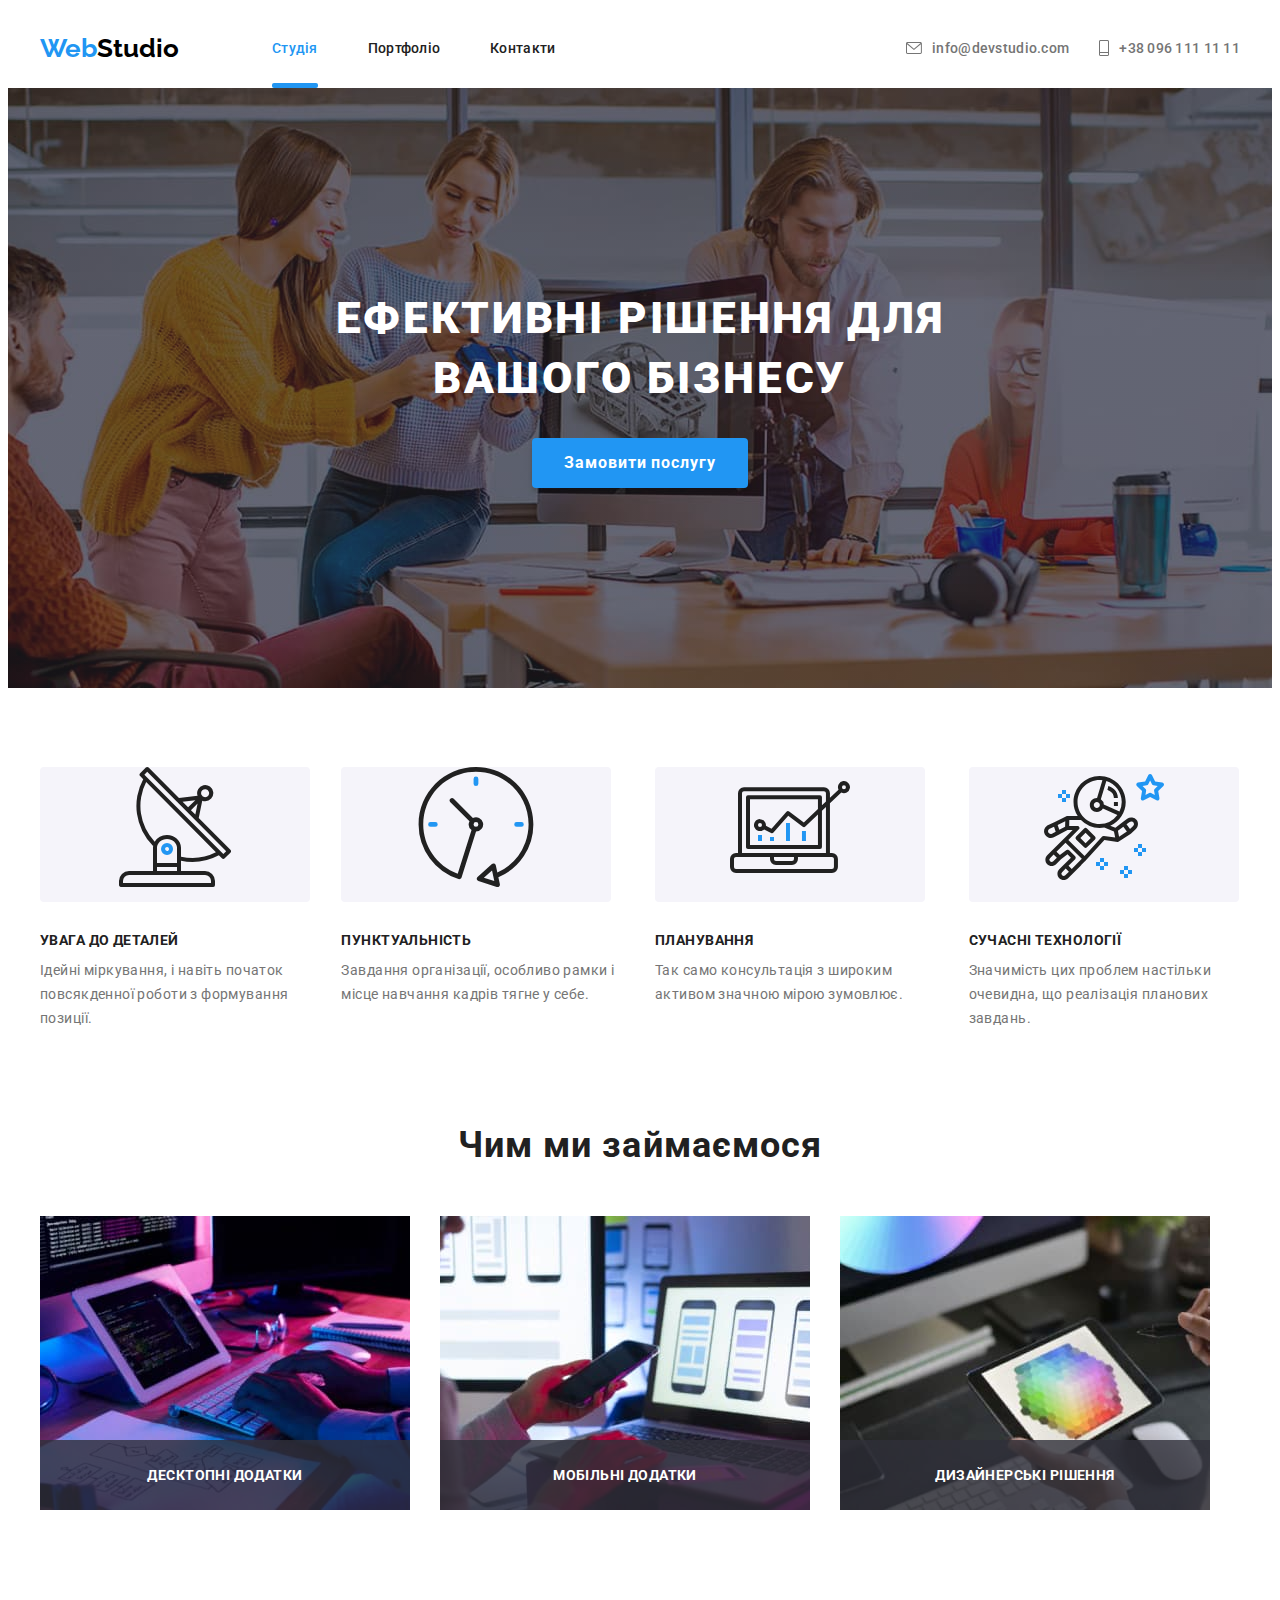
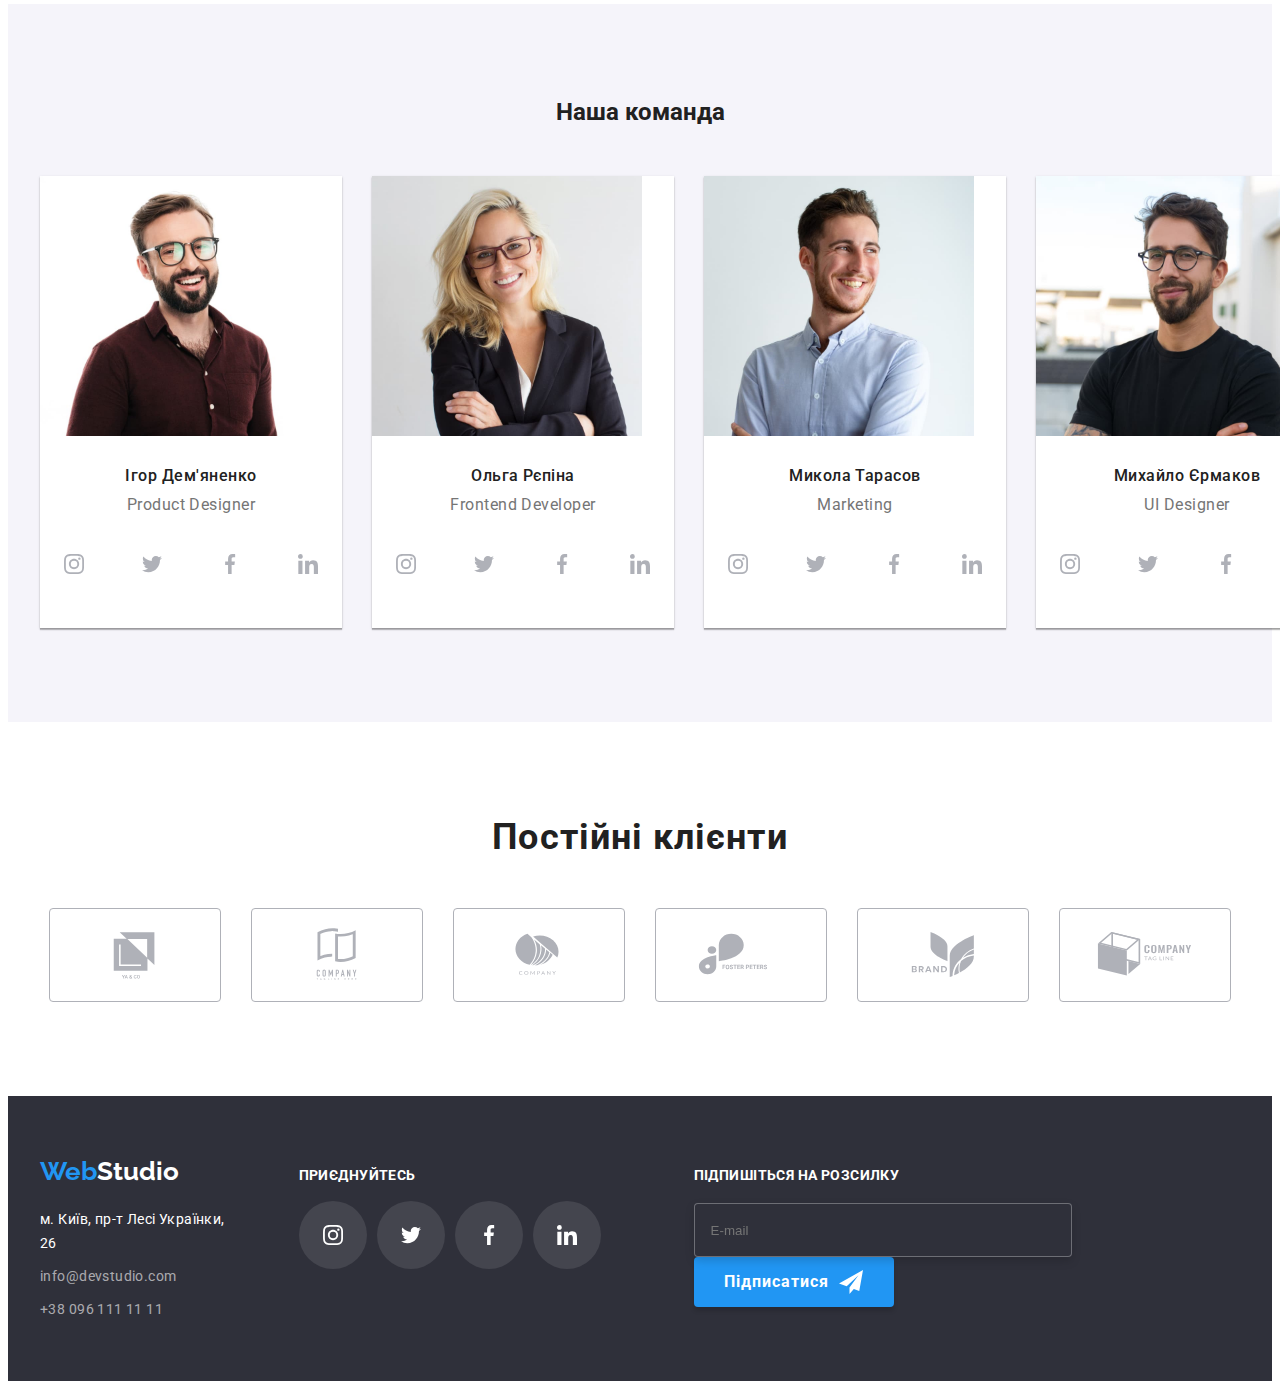
<file: index.html>
<!DOCTYPE html>
<html lang="uk">
  <head>
    <meta charset="UTF-8">
    <meta http-equiv="X-UA-Compatible" content="IE=edge">
    <meta name="viewport" content="width=device-width, initial-scale=1.0">
    <title>WebStudio</title>
    <link rel="preconnect" href="https://fonts.googleapis.com">
    <link rel="preconnect" href="https://fonts.gstatic.com" crossorigin>
    <link href="https://fonts.googleapis.com/css2?family=Open+Sans:wght@400;500;600;700&family=Raleway:wght@700&family=Roboto:wght@400;500;700;900&display=swap" rel="stylesheet">
    <link rel="stylesheet" href="https://cdnjs.cloudflare.com/ajax/libs/modern-normalize/1.1.0/modern-normalize.min.css" integrity="sha512-wpPYUAdjBVSE4KJnH1VR1HeZfpl1ub8YT/NKx4PuQ5NmX2tKuGu6U/JRp5y+Y8XG2tV+wKQpNHVUX03MfMFn9Q==" crossorigin="anonymous" referrerpolicy="no-referrer">
    <link rel="stylesheet" href="./css/main.min.css">
    <link rel="stylesheet" href="./css/style.css">
  </head>
  <body>
    <!-- шапка страницы -->

    <header class="header">
      
        <!-- logo -->
      <div class="header__container container">
          <a class="header__logo logo" href="./index.html"><span class="header__web">Web</span>Studio</a>
          
          <!-- навигация на другие страницы -->
          <nav class="nav">
          
          
          
            <ul class="nav__list list">
              <li class="nav__item"><a href="./index.html" class="nav__link current link"><span class="nav__studio">Студія</span></a></li>
              <li class="nav__item"><a href="./portfolio.html" class="nav__link link">Портфоліо</a></li>
              <li class="nav__item"><a href="#" class="nav__link link">Контакти</a></li>
            </ul>
          </nav>
          
          <ul class="two__list list">
            <li class="two__item">
              <a class="two__link link" href="mailto:info@devstudio.com">
                <svg class="two__envelope" width="16" height="12">
                <use xlink:href="./images/sprite.svg#envelope">
                </use>
              </svg>info@devstudio.com</a>
            </li>
            <li class="two__item">
              <a class="two__links link" href="tel:+380961111111">
                <svg class="two__vector" width="10" height="16">
                <use xlink:href="./images/sprite.svg#vector">
                </use>
              </svg>+38 096 111 11 11</a>
            </li>
          </ul>
      </div>

     
    </header>

    <!-- уникальный контент страницы -->

    <main class="hero">
      <section class="hero-baner">
        <div class="container">
        <h1 class="hero-baner__title">Ефективні рішення для вашого бізнесу</h1>
        <button class="hero-baner__btn" type="button" data-modal-open>Замовити послугу</button>
        <div class="beckdrop is-hidden" data-modal>
          <div class="modal-window">
            <button class="modal-window__btn" type="button" data-modal-close>
              <svg class="modal-window__cross" width="11" height="11">
                <use href="./images/sprite.svg#icon-close"></use>
              </svg>
            </button>
            <p class="modal-window__title">Залиште свої дані, ми вам передзвонимо</p>
            <form class="modal-window__form">
                <label class="modal-window__field">
                  <span class="modal-window__label">Ім'я</span>
                  <input class="modal-window__input" type="text" name="user-name" required>
                  <svg class="modal-window__icon" width="12" height="12">
                    <use href="./images/icons.svg#people-vector"></use>
                  </svg>
                </label>
                <label class="modal-window__field">
                  <span class="modal-window__label">Телефон</span>
                  <input class="modal-window__input" type="text" name="user-phone" required>
                  <svg class="modal-window__icon" width="13" height="13">
                    <use href="./images/icons.svg#tel-vector"></use>
                  </svg>
                </label>
                <label class="modal-window__field">
                  <span class="modal-window__label">Пошта</span>
                  <input class="modal-window__input" type="text" name="user-email" required>
                  <svg class="modal-window__icon" width="15" height="12">
                    <use href="./images/icons.svg#email-vector"></use>
                  </svg>
                </label>
                <label class="modal-window__fields">
                  <span class="modal-window__labelss">Коментар</span>
                  <textarea class="modal-window__email" name="user-coments" rows="5" placeholder="Введіть текст"></textarea>
                </label>
              <label class="modal-window__ways">
                <input class="modal-window__checkbox" type="checkbox" name="agreement-checkbox">
                <svg class="modal-window__checkboxicon" width="16" height="15">
                  <use class="checked" href="./images/icons.svg#icon-check"></use>
                  <use class="unchecked" href="./images/icons.svg#icon-uncheck"></use>
                </svg>
                <span class="modal-window__checktext">Погоджуюся з розсилкою та приймаю <a class="modal-window__blue link" href="">Умови договору</a></span>
              </label>
              <button class="modal-window__btns" type="submit"><span class="modal-window__btngo">Відправити</span></button>
            </form>
        </div>
        </div>
        </div>
      </section>
      <section class="section-page">
        <div class="section-page__container container">
        <h2 class="section-page__hidden">нащi властивостi</h2>
        <ul class="section-page__first list">
          <li class="section-page__second">
            <div class="section-page__icons">
              <svg class="section-page__icons" width="70" height="70">
                <use href="./images/icons.svg#antenna1"></use>
              </svg>
            </div>
            <h3 class="section-page__item section-page__title">УВАГА ДО ДЕТАЛЕЙ</h3>
            <p class="section-page__group section-page__text">Ідейні міркування, і навіть початок повсякденної роботи з формування позиції.</p>
          </li>
          <li class="section-page__second section-page__seconds">
            <div class="section-page__icons">
              <svg class="section-page__icons" width="70" height="70">
                <use href="./images/icons.svg#clock1"></use>
              </svg>
            </div>
            <h3 class="section-page__item section-page__title">ПУНКТУАЛЬНІСТЬ</h3>
            <p class="section-page__group section-page__text">Завдання організації, особливо рамки і місце навчання кадрів тягне у себе.</p>
          </li>
          <li class="section-page__second section-page__seconds">
            <div class="section-page__icons">
              <svg class="section-page__icons" width="70" height="70">
                <use href="./images/icons.svg#diagram1"></use>
              </svg>
            </div>
            <h3 class="section-page__item section-page__title">ПЛАНУВАННЯ</h3>
            <p class="section-page__group section-page__text">Так само консультація з широким активом значною мірою зумовлює.</p>
          </li>
          <li class="section-page__second">
            <div class="section-page__icons">
              <svg class="section-page__icons" width="70" height="70">
                <use href="./images/icons.svg#astronaut1"></use>
              </svg>
            </div>
            <h3 class="section-page__item section-page__title">СУЧАСНІ ТЕХНОЛОГІЇ</h3>
            <p class="section-page__group section-page__text">Значимість цих проблем настільки очевидна, що реалізація планових завдань.</p>
          </li>
        </ul>
        </div>
      </section>
      <section class="section-work">
       <div class="section-work__container container">
        <h2 class="section-work__text section-work__title">Чим ми займаємося</h2>
        <ul class="section-work__img list">
          <li class="section-work__items">
            <div class="section-work__wrapper">
            <img class="section-work__about" src="./images/img(1).jpg" alt="стiл розробника" width="370">
            <div class="section-work__overlay">
              <p class="section-work__overlays">Десктопні додатки</p>
            </div>
            </div>
          </li>
          <li class="section-work__items">
            <div class="section-work__wrapper">
            <img class="section-work__about" src="./images/img(2).jpg" alt="стiл розробника додатку до смартфонiв" width="370">
            <div class="section-work__overlay">
              <p class="section-work__overlays">Мобільні додатки</p>
            </div>
            </div>
          </li>
          <li class="section-work__items">
            <div class="section-work__wrapper">
            <img class="section-work__about" src="./images/img(3).jpg" alt="стiл дизайнера кольору" width="370">
            <div class="section-work__overlay">
              <p class="section-work__overlays">Дизайнерські рішення</p>
            </div>
            </div>
          </li>
        </ul>
       </div>
      </section>
      <section class="section-services">
        <div class="section-services__container container">
        <h2 class="section-services__work">Наша команда</h2>
        <ul class="section-services__before list">
          <li class="section-services__cover">
            <img class="section-services__img" src="./images/Product_designer.jpg" alt="Product-designer" width="270">
            <div class="section-services__document">
            <h3 class="section-services__title">Ігор Дем'яненко</h3>
            <p class="section-services__text">Product Designer</p>
            <ul class="section-services__application">
              <li class="section-services__people">
                <a href="" class="section-services__services">
                  <svg class="section-services__icons" width="20" height="20">
                    <use href="./images/sprite.svg#instagram"></use>
                  </svg>
                </a>
              </li>
              <li class="section-services__people">
                <a href="" class="section-services__services">
                  <svg class="section-services__icons" width="20" height="20">
                    <use href="./images/sprite.svg#twitter"></use>
                  </svg>
                </a>
              </li>
              <li class="section-services__people">
                <a href="" class="section-services__services">
                  <svg class="section-services__icons" width="20" height="20">
                    <use href="./images/sprite.svg#facebook"></use>
                  </svg>
                </a>
              </li>
              <li class="section-services__people">
                <a href="" class="section-services__services">
                  <svg class="section-services__icons" width="20" height="20">
                    <use href="./images/sprite.svg#linkedin"></use>
                  </svg>
                </a>
              </li>
            </ul>
            </div>
          </li>
          <li class="section-services__cover">
            <img class="section-services__img" src="./images/Frontend_developer.jpg" alt="Frontend-developer" width="270">
            <div class="section-services__document">
            <h3 class="section-services__title">Ольга Рєпіна</h3>
            <p class="section-services__text">Frontend Developer</p>
            <ul class="section-services__application">
              <li class="section-services__people">
                <a href="" class="section-services__services">
                  <svg class="section-services__icons" width="20" height="20">
                    <use href="./images/sprite.svg#instagram"></use>
                  </svg>
                </a>
              </li>
              <li class="section-services__people">
                <a href="" class="section-services__services">
                  <svg class="section-services__icons" width="20" height="20">
                    <use href="./images/sprite.svg#twitter"></use>
                  </svg>
                </a>
              </li>
              <li class="section-services__people">
                <a href="" class="section-services__services">
                  <svg class="section-services__icons" width="20" height="20">
                    <use href="./images/sprite.svg#facebook"></use>
                  </svg>
                </a>
              </li>
              <li class="section-services__people">
                <a href="" class="section-services__services">
                  <svg class="section-services__icons" width="20" height="20">
                    <use href="./images/sprite.svg#linkedin"></use>
                  </svg>
                </a>
              </li>
            </ul>
            </div>
          </li>
          <li class="section-services__cover">
            <img class="section-services__img" src="./images/Marketing.jpg" alt="Marketing" width="270">
            <div class="section-services__document">
            <h3 class="section-services__title">Микола Тарасов</h3>
            <p class="section-services__text">Marketing</p>
            <ul class="section-services__application">
              <li class="section-services__people">
                <a href="" class="section-services__services">
                  <svg class="section-services__icons" width="20" height="20">
                    <use href="./images/sprite.svg#instagram"></use>
                  </svg>
                </a>
              </li>
              <li class="section-services__people">
                <a href="" class="section-services__services">
                  <svg class="section-services__icons" width="20" height="20">
                    <use href="./images/sprite.svg#twitter"></use>
                  </svg>
                </a>
              </li>
              <li class="section-services__people">
                <a href="" class="section-services__services">
                  <svg class="section-services__icons" width="20" height="20">
                    <use href="./images/sprite.svg#facebook"></use>
                  </svg>
                </a>
              </li>
              <li class="section-services__people">
                <a href="" class="section-services__services">
                  <svg class="section-services__icons" width="20" height="20">
                    <use href="./images/sprite.svg#linkedin"></use>
                  </svg>
                </a>
              </li>
            </ul>
            </div>
          </li>
          <li class="section-services__cover">
            <img class="section-services__img" src="./images/UI_designer.jpg" alt="UI-designer" width="270">
            <div class="section-services__document">
            <h3 class="section-services__title">Михайло Єрмаков</h3>
            <p class="section-services__text">UI Designer</p>
            <ul class="section-services__application">
              <li class="section-services__people">
                <a href="" class="section-services__services">
                  <svg class="section-services__icons" width="20" height="20">
                    <use href="./images/sprite.svg#instagram"></use>
                  </svg>
                </a>
              </li>
              <li class="section-services__people">
                <a href="" class="section-services__services">
                  <svg class="section-services__icons" width="20" height="20">
                    <use href="./images/sprite.svg#twitter"></use>
                  </svg>
                </a>
              </li>
              <li class="section-services__people">
                <a href="" class="section-services__services">
                  <svg class="section-services__icons" width="20" height="20">
                    <use href="./images/sprite.svg#facebook"></use>
                  </svg>
                </a>
              </li>
              <li class="section-services__people">
                <a href="" class="section-services__services">
                  <svg class="section-services__icons" width="20" height="20">
                    <use href="./images/sprite.svg#linkedin"></use>
                  </svg>
                </a>
              </li>
            </ul>
            </div>
          </li>
        </ul>
        </div>
      </section>
      <section class="section-client">
        <div class="container">
          <h2 class="section-clients__clients">Постійні клієнти</h2>
          <ul class="section-clients__list list">
            <li class="section-clients__items">
              <a href="" class="section-clients__link">
                <svg class="section-clients__icon" width="106" height="60">
                  <use href="./images/sprite.svg#ya-co"></use>
                </svg>
              </a></li>
            <li class="section-clients__items">
              <a href="" class="section-clients__link">
                <svg class="section-clients__icon" width="106" height="60">
                  <use href="./images/sprite.svg#company"></use>
              </svg>
            </a></li>
            <li class="section-clients__items">
              <a href="" class="section-clients__link">
                <svg class="section-clients__icon" width="106" height="60">
                  <use href="./images/sprite.svg#company-second"></use>
              </svg>
            </a></li>
            <li class="section-clients__items">
              <a href="" class="section-clients__link">
                <svg class="section-clients__icon" width="106" height="60">
                  <use href="./images/sprite.svg#foster-peter"></use>
              </svg>
              </a></li>
            <li class="section-clients__items">
              <a href="" class="section-clients__link">
                <svg class="section-clients__icon" width="106" height="60">
                  <use href="./images/sprite.svg#brand"></use>
              </svg>
            </a></li>
            <li class="section-clients__items">
              <a href="" class="section-clients__link">
                <svg class="section-clients__icon" width="106" height="60">
                  <use href="./images/sprite.svg#tag-line"></use>
              </svg>
            </a></li>
          </ul>
        </div>
      </section>
    </main>

    <!-- подвал страницы -->

    <footer class="section-footer">
      <div class="container">
        <div class="section-footer__joins">
          <div class="section-footer__secondjoins">
         <a class="section-footer__logotype" href="./index.html"><span class="header__web">Web</span>Studio</a>
      <address class="section-footer__address">
        <ul class="section-footer__before list">
          <li class="section-footer__item"><a class="section-footer__map link" href="https://goo.gl/maps/Yp1MJyX35UvS2NjQA" target="_blank" rel="noopener noreferrer nofollow">м. Київ, пр-т Лесі Українки, 26</a></li>
          <li class="section-footer__item">
            <a class="section-footer__link link"  href="mailto:info@devstudio.com">info@devstudio.com</a>
          </li>
          <li class="section-footer__item">
            <a class="section-footer__link link" href="tel:+380961111111">+38 096 111 11 11</a>
          </li>
        </ul>
      </address>
      </div>
      <div class="section-footer__go">
        <h2 class="section-footer__ap">приєднуйтесь</h2>
        <ul class="section-footer__application">
          <li class="section-footer__people">
            <a href="" class="section-footer__serv">
              <svg class="section-footer__icons" width="20" height="20">
                <use href="./images/sprite.svg#instagram"></use>
              </svg>
            </a>
          </li>
          <li class="section-footer__people">
            <a href="" class="section-footer__serv">
              <svg class="section-footer__icons" width="20" height="20">
                <use href="./images/sprite.svg#twitter"></use>
              </svg>
            </a>
          </li>
          <li class="section-footer__people">
            <a href="" class="section-footer__serv">
              <svg class="section-footer__icons" width="20" height="20">
                <use href="./images/sprite.svg#facebook"></use>
              </svg>
            </a>
          </li>
          <li class="section-footer__people">
            <a href="" class="section-footer__serv">
              <svg class="section-footer__icons" width="20" height="20">
                <use href="./images/sprite.svg#linkedin"></use>
              </svg>
            </a>
          </li>
        </ul>
      </div>
      <div class="last-footer">
        <p class="last-footer__text">Підпишіться на розсилку</p>
        <form>
          <label class="last-footer__label">
            <input class="last-footer__email" type="text" name="mail-footer" placeholder="E-mail">
          </label>
            <button class="last-footer__mail" type="submit"><span class="last-footer__btns">Підписатися</span>
              <svg class="last-footer__send" width="24" height="24">
                <use href="./images/sprite.svg#icon-send"></use>
              </svg>
            </button>
        </form>
      </div>
      </div>
      </div>
    </footer>
    <script src="./js/modal.js"></script>
  </body>
</html>
</file>
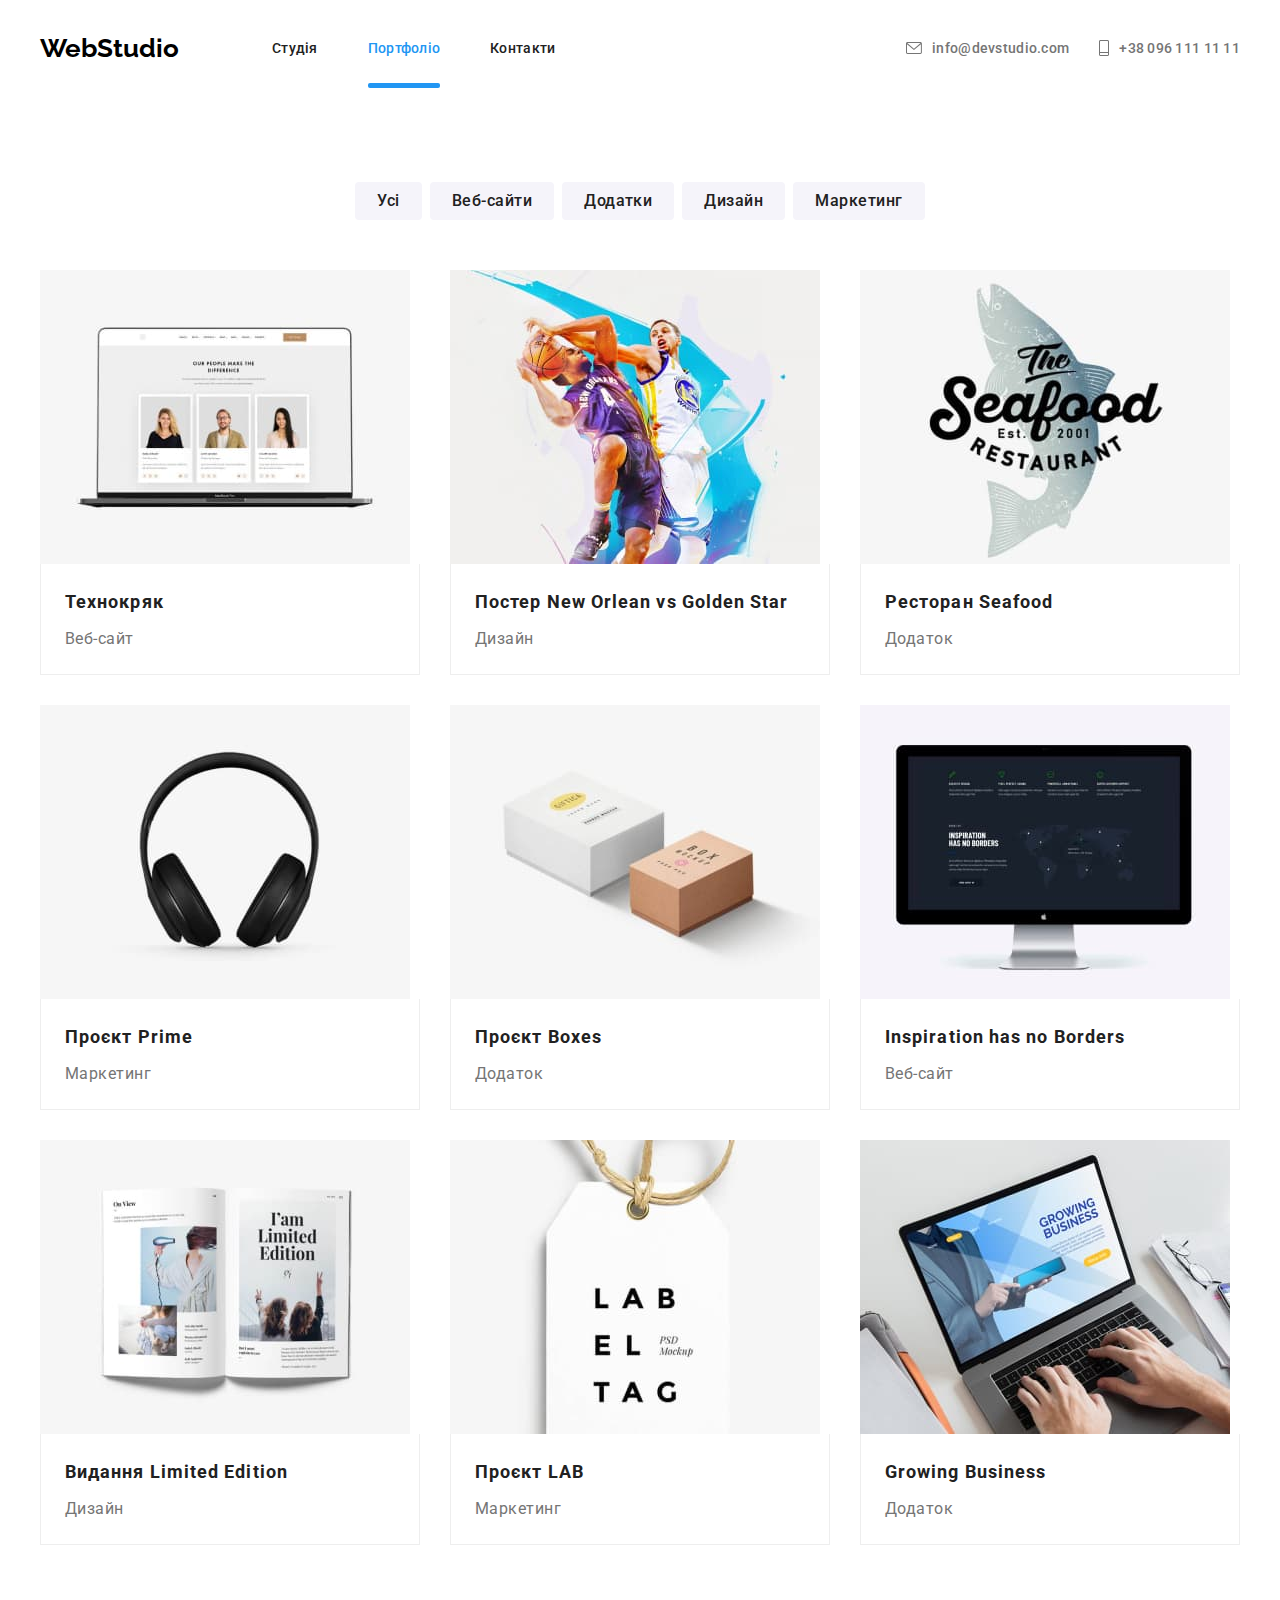
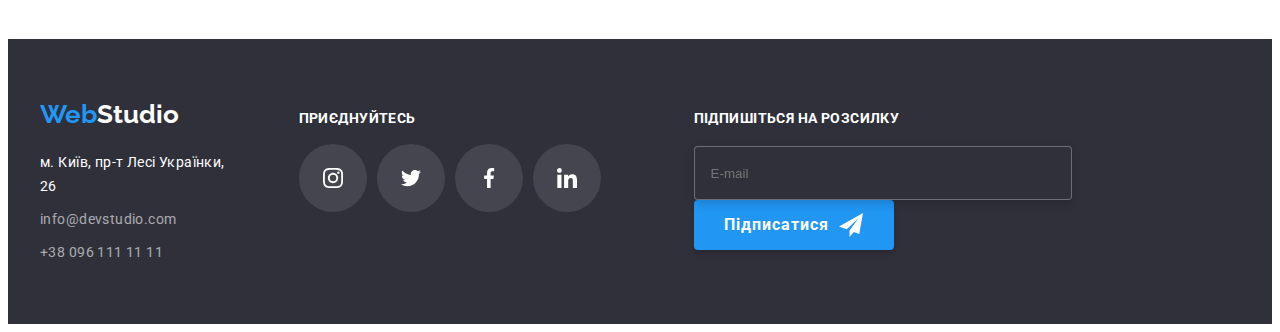
<file: portfolio.html>
<!DOCTYPE html>
<html lang="uk">
  <head>
    <meta charset="UTF-8">
    <meta http-equiv="X-UA-Compatible" content="IE=edge">
    <meta name="viewport" content="width=device-width, initial-scale=1.0">
    <title>Портфоліо</title>
    <link rel="preconnect" href="https://fonts.googleapis.com">
    <link rel="preconnect" href="https://fonts.gstatic.com" crossorigin>
    <link href="https://fonts.googleapis.com/css2?family=Open+Sans:wght@400;500;600;700&family=Raleway:wght@700&family=Roboto:wght@400;500;700;900&display=swap" rel="stylesheet">
    <link rel="stylesheet" href="https://cdnjs.cloudflare.com/ajax/libs/modern-normalize/1.1.0/modern-normalize.min.css" integrity="sha512-wpPYUAdjBVSE4KJnH1VR1HeZfpl1ub8YT/NKx4PuQ5NmX2tKuGu6U/JRp5y+Y8XG2tV+wKQpNHVUX03MfMFn9Q==" crossorigin="anonymous" referrerpolicy="no-referrer">
    <link rel="stylesheet" href="./css/main.min.css">
    <link rel="stylesheet" href="./css/style.css">
  </head>

  <body>
    <!-- шапка страницы -->

    <header class="header">
      <div class="header__container container">
        <a class="header__logo logo" href="./index.html"><span class="web">Web</span>Studio</a>
        <!-- навигация на другие страницы -->
      <nav class="nav">



        <ul class="nav__list list">
          <li class="nav__item"><a href="./index.html" class="nav__link link">Студія</a></li>
          <li class="nav__item">
            <a href="./portfolio.html" class="nav__link current link"><span class="portfolio">Портфоліо</span></a>
          </li>
          <li class="nav__item"><a href="#" class="nav__link link">Контакти</a></li>
        </ul>
      </nav>

      <ul class="two__list list">
        <li class="two__item">
          <a class="two__link link" href="mailto:info@devstudio.com">
            <svg class="two__envelope" width="16" height="12">
            <use xlink:href="./images/sprite.svg#envelope">
            </use>
          </svg>info@devstudio.com</a>
        </li>
        <li class="two__item">
          <a class="two__links link" href="tel:+380961111111">
            <svg class="two__vector" width="10" height="16">
            <use xlink:href="./images/sprite.svg#vector">
            </use>
          </svg>+38 096 111 11 11</a>
        </li>
      </ul>
      </div>
    </header>
    <main>
      <section class="section-portfolio">
        <div class="container">
        <h1 class="section-page__hidden">портфолио</h1>
        <ul class="section-portfolio__button list">
          <li><button class="section-portfolio__btn" type="button">Усі</button></li>
          <li><button class="section-portfolio__btn" type="button">Веб-сайти</button></li>
          <li><button class="section-portfolio__btn" type="button">Додатки</button></li>
          <li><button class="section-portfolio__btn" type="button">Дизайн</button></li>
          <li><button class="section-portfolio__btn" type="button">Маркетинг</button></li>
        </ul>
        <ul class="section-portfolio__project list">
          <li class="section-portfolio__photo">
            <a class="section-portfolio__link link" href="">
              <div class="section-portfolio__thumb">
                <img class="section-portfolio__image" width="370" src="./images/Technocrack.jpg" alt="Technocrack">
                <div class="section-portfolio__overflow">
                  <p class="section-portfolio__text">Ресурс пропонує комплексні пропозиції з різним рівнем функціоналу та сервісів. Все це дозволить відвідувачу отримати
                  вичерпні відомості про компанію чи приватну особу.</p>
                </div>
              </div>
              <div class="section-portfolio__data">              
              <h2 class="section-portfolio__first">Технокряк</h2>
              <p class="section-portfolio__second">Веб-сайт</p>
              </div>
            </a>
          </li>
          <li class="section-portfolio__photo">
            <a class="section-portfolio__link link" href="">
              <div class="section-portfolio__thumb">
                <img class="section-portfolio__image" width="370" src="./images/New-orlean-vs-golden-star.jpg" alt="New orlean vs golden star">
                <div class="section-portfolio__overflow">
                  <p class="section-portfolio__text">Ресурс пропонує комплексні пропозиції з різним рівнем функціоналу та сервісів. Все це дозволить відвідувачу отримати
                  вичерпні відомості про компанію чи приватну особу.</p>
                </div>
              </div>
              <div class="section-portfolio__data">
              <h2 class="section-portfolio__first">Постер New Orlean vs Golden Star</h2>
              <p class="section-portfolio__second">Дизайн</p>
              </div>
            </a>
          </li>
          <li class="section-portfolio__photo">
            <a class="section-portfolio__link link" href="">
              <div class="section-portfolio__thumb">
                <img class="section-portfolio__image" width="370" src="./images/Seafood.jpg" alt="Seafood">
                <div class="section-portfolio__overflow">
                  <p class="section-portfolio__text">Ресурс пропонує комплексні пропозиції з різним рівнем функціоналу та сервісів. Все це дозволить відвідувачу отримати
                  вичерпні відомості про компанію чи приватну особу.</p>
                </div>
              </div>
              <div class="section-portfolio__data">
              <h2 class="section-portfolio__first">Ресторан Seafood</h2>
              <p class="section-portfolio__second">Додаток</p>
              </div>
            </a>
          </li>
          <li class="section-portfolio__photo">
            <a class="section-portfolio__link link" href="">
              <div class="section-portfolio__thumb">
                <img class="section-portfolio__image" width="370" src="./images/project-prime.jpg" alt="project prime">
                <div class="section-portfolio__overflow">
                  <p class="section-portfolio__text">Ресурс пропонує комплексні пропозиції з різним рівнем функціоналу та сервісів. Все це дозволить відвідувачу отримати
                  вичерпні відомості про компанію чи приватну особу.</p>
                </div>
              </div>
              <div class="section-portfolio__data">
              <h2 class="section-portfolio__first">Проєкт Prime</h2>
              <p class="section-portfolio__second">Маркетинг</p>
              </div>
            </a>
          </li>
          <li class="section-portfolio__photo">
            <a class="section-portfolio__link link" href="">
              <div class="section-portfolio__thumb">
                <img class="section-portfolio__image" width="370" src="./images/project-boxes.jpg" alt="project boxes">
                <div class="section-portfolio__overflow">
                  <p class="section-portfolio__text">Ресурс пропонує комплексні пропозиції з різним рівнем функціоналу та сервісів. Все це дозволить відвідувачу отримати
                  вичерпні відомості про компанію чи приватну особу.</p>
                </div>
              </div>
              <div class="section-portfolio__data">
              <h2 class="section-portfolio__first">Проєкт Boxes</h2>
              <p class="section-portfolio__second">Додаток</p>
              </div>
            </a>
          </li>
          <li class="section-portfolio__photo">
            <a class="section-portfolio__link link" href="">
              <div class="section-portfolio__thumb">
                <img class="section-portfolio__image" width="370" src="./images/Inspiration-has-no-borders.jpg" alt="Inspiration has no borders">
                <div class="section-portfolio__overflow">
                  <p class="section-portfolio__text">Ресурс пропонує комплексні пропозиції з різним рівнем функціоналу та сервісів. Все це дозволить відвідувачу отримати
                  вичерпні відомості про компанію чи приватну особу.</p>
                </div>
              </div>
              <div class="section-portfolio__data">
              <h2 class="section-portfolio__first">Inspiration has no Borders</h2>
              <p class="section-portfolio__second">Веб-сайт</p>
              </div>
            </a>
          </li>
          <li class="section-portfolio__photo">
            <a class="section-portfolio__link link" href="">
              <div class="section-portfolio__thumb">
                <img class="section-portfolio__image" width="370" src="./images/Limited-edition.jpg" alt="Limited edition">
                <div class="section-portfolio__overflow">
                  <p class="section-portfolio__text">Ресурс пропонує комплексні пропозиції з різним рівнем функціоналу та сервісів. Все це дозволить відвідувачу отримати
                  вичерпні відомості про компанію чи приватну особу.</p>
                </div>
              </div>
              <div class="section-portfolio__data">
              <h2 class="section-portfolio__first">Видання Limited Edition</h2>
              <p class="section-portfolio__second">Дизайн</p>
              </div>
            </a>
          </li>
          <li class="section-portfolio__photo">
            <a class="section-portfolio__link link" href="">
              <div class="section-portfolio__thumb">
                <img class="section-portfolio__image" width="370" src="./images/project-LAB.jpg" alt="project LAB">
                <div class="section-portfolio__overflow">
                  <p class="section-portfolio__text">Ресурс пропонує комплексні пропозиції з різним рівнем функціоналу та сервісів. Все це дозволить відвідувачу отримати
                  вичерпні відомості про компанію чи приватну особу.</p>
                </div>
              </div>
              <div class="section-portfolio__data">
              <h2 class="section-portfolio__first">Проєкт LAB</h2>
              <p class="section-portfolio__second">Маркетинг</p>
              </div>
            </a>
          </li>
          <li class="section-portfolio__photo">
            <a class="section-portfolio__link link" href="">
              <div class="section-portfolio__thumb">
                <img class="section-portfolio__image" width="370" src="./images/Growing-business.jpg" alt="Growing business">
                <div class="section-portfolio__overflow">
                  <p class="section-portfolio__text">Ресурс пропонує комплексні пропозиції з різним рівнем функціоналу та сервісів. Все це дозволить відвідувачу отримати
                  вичерпні відомості про компанію чи приватну особу.</p>
                </div>
              </div>
              <div class="section-portfolio__data">
              <h2 class="section-portfolio__first">Growing Business</h2>
              <p class="section-portfolio__second">Додаток</p>
              </div>
            </a>
          </li>
        </ul>
        </div>
      </section>
    </main>
    <!-- подвал -->
    <footer class="section-footer">
      <div class="container">
        <div class="section-footer__joins">
          <div class="section-footer__secondjoins">
         <a class="section-footer__logotype" href="./index.html"><span class="header__web">Web</span>Studio</a>
      <address class="section-footer__address">
        <ul class="section-footer__before list">
          <li class="section-footer__item"><a class="section-footer__map link" href="https://goo.gl/maps/Yp1MJyX35UvS2NjQA" target="_blank" rel="noopener noreferrer nofollow">м. Київ, пр-т Лесі Українки, 26</a></li>
          <li class="section-footer__item">
            <a class="section-footer__link link"  href="mailto:info@devstudio.com">info@devstudio.com</a>
          </li>
          <li class="section-footer__item">
            <a class="section-footer__link link" href="tel:+380961111111">+38 096 111 11 11</a>
          </li>
        </ul>
      </address>
      </div>
      <div class="section-footer__go">
        <h2 class="section-footer__ap">приєднуйтесь</h2>
        <ul class="section-footer__application">
          <li class="section-footer__people">
            <a href="" class="section-footer__serv">
              <svg class="section-footer__icons" width="20" height="20">
                <use href="./images/sprite.svg#instagram"></use>
              </svg>
            </a>
          </li>
          <li class="section-footer__people">
            <a href="" class="section-footer__serv">
              <svg class="section-footer__icons" width="20" height="20">
                <use href="./images/sprite.svg#twitter"></use>
              </svg>
            </a>
          </li>
          <li class="section-footer__people">
            <a href="" class="section-footer__serv">
              <svg class="section-footer__icons" width="20" height="20">
                <use href="./images/sprite.svg#facebook"></use>
              </svg>
            </a>
          </li>
          <li class="section-footer__people">
            <a href="" class="section-footer__serv">
              <svg class="section-footer__icons" width="20" height="20">
                <use href="./images/sprite.svg#linkedin"></use>
              </svg>
            </a>
          </li>
        </ul>
      </div>
      <div class="last-footer">
        <p class="last-footer__text">Підпишіться на розсилку</p>
        <form>
          <label class="last-footer__label">
            <input class="last-footer__email" type="text" name="mail-footer" placeholder="E-mail">
          </label>
            <button class="last-footer__mail" type="submit"><span class="last-footer__btns">Підписатися</span>
              <svg class="last-footer__send" width="24" height="24">
                <use href="./images/sprite.svg#icon-send"></use>
              </svg>
            </button>
        </form>
      </div>
      </div>
      </div>
    </footer>
  </body>
</html>
</file>
<file: css/style.css>

</file>
<file: css/main.min.css>
:root{--primary-text-color: #000000;--title-text-color: #212121;--border-bottom: #ECECEC;--accent-color: #2196F3;--h-color-fon: #C4C4C4;--overlay-box: rgba(47, 48, 58, 0.8);--cover-color: 0px 1px 3px rgba(0, 0, 0, 0.12), 0px 1px 1px rgba(0, 0, 0, 0.14), 0px 2px 1px rgba(0, 0, 0, 0.2);--text-color: #757575;--portfolo-main-color: #F5F5F5;--before-color: #FFFFFF;--btn-color: #188CE8;-webkit-box-shadow:0px 4px 4px rgba(0,0,0,.15);box-shadow:0px 4px 4px rgba(0,0,0,.15);--services-color: #F5F4FA;--footer-color: rgba(255, 255, 255, 0.6);--hero-btn-color: rgba(0, 0, 0, 0.15);--h1-color: #2F303A;--button-color: rgba(0, 0, 0, 0.1), 0px 1px 2px rgba(0, 0, 0, 0.08), 0px 2px 2px rgba(0, 0, 0, 0.12);--clients-icon: #AFB1B8;--people-icon: rgba(255, 255, 255, 0.1);--portfolio-border: #EEEEEE;--shadow-nain: 0px 1px 1px rgba(0, 0, 0, 0.12), 0px 4px 4px rgba(0, 0, 0, 0.06), 1px 4px 6px rgba(0, 0, 0, 0.16);--modal-window: rgba(0, 0, 0, 0.2);--border-modal-btn: 1px solid rgba(0, 0, 0, 0.1);--border-px-fo: 0px 1px 3px rgba(0, 0, 0, 0.12), 0px 1px 1px rgba(0, 0, 0, 0.14), 0px 2px 1px rgba(0, 0, 0, 0.2);--idx-backdrop: 100;--overflow-color: rgba(33, 150, 243, 0.9);--transfor-ms: 250ms cubic-bezier(0.4, 0, 0.2, 1);--mdal-menu-rgba: rgba(33, 33, 33, 0.2);--color-comentss: rgba(117, 117, 117, 0.5)}.section-page__hidden{position:absolute;width:1px;height:1px;margin:-1px;border:0;padding:0;white-space:nowrap;-webkit-clip-path:inset(100%);clip-path:inset(100%);clip:rect(0 0 0 0);overflow:hidden}body{font-family:"Roboto",sans-serif;background-color:var(--before-color);color:var(--title-text-color)}.link{text-decoration:none}ul{list-style:none;padding-left:0;margin-top:0;margin-bottom:0}h1,h2,h3{padding-left:0;margin-top:0;margin-bottom:0}p{padding-left:0;margin-top:0;margin-bottom:0}.container{margin-left:auto;margin-right:auto;padding-left:15px;padding-right:15px;width:1200px}.section-page{padding-top:94px;padding-bottom:94px}.section-work{padding-bottom:94px}.section-services{padding-top:94px;padding-bottom:94px;background-color:var(--services-color)}.section-client{padding-top:94px;padding-bottom:94px;background-color:var(--before-color)}.section-portfolio{padding-top:94px;padding-bottom:94px}.logo{margin-right:93px;font-family:"Raleway",sans-serif;font-weight:700;font-size:26px;line-height:1.19;text-decoration:none;color:var(--primary-text-color)}.nav__studio,.portfolio,.header__web{color:var(--accent-color)}.section-footer__logotype{font-family:"Raleway",sans-serif;font-weight:700;font-size:26px;line-height:1.19;text-decoration:none;color:var(--before-color)}.header{border-color:#ececec;background-color:var(--before-color)}.header__container{display:-webkit-box;display:-ms-flexbox;display:flex;-webkit-box-align:center;-ms-flex-align:center;align-items:center}.nav__list{display:-webkit-box;display:-ms-flexbox;display:flex}.two__list{display:-webkit-box;display:-ms-flexbox;display:flex;-webkit-box-align:center;-ms-flex-align:center;align-items:center;margin-left:auto}.nav__item:not(:last-child){margin-right:50px}.nav__link{display:block;padding:32px 0;position:relative;font-weight:500;font-size:14px;line-height:1.1428571429;letter-spacing:.02em;color:var(--title-text-color);-webkit-transition-property:color;transition-property:color;-webkit-transition-duration:250ms;transition-duration:250ms;-webkit-transition-timing-function:cubic-bezier(0.4, 0, 0.2, 1);transition-timing-function:cubic-bezier(0.4, 0, 0.2, 1)}.nav__link:hover,.nav__link:focus{color:var(--accent-color)}.two__vector{margin-right:10px;fill:var(--text-color);fill:currentColor}.nav__link::after{content:"";position:absolute;bottom:0;left:0;display:block;width:100%;height:5px;opacity:0;-webkit-transform:scaleX(0.2);transform:scaleX(0.2);border-radius:2px;background-color:var(--accent-color);-webkit-transition:opacity 250ms cubic-bezier(0.4, 0, 0.2, 1),-webkit-transform 250ms cubic-bezier(0.4, 0, 0.2, 1);transition:opacity 250ms cubic-bezier(0.4, 0, 0.2, 1),-webkit-transform 250ms cubic-bezier(0.4, 0, 0.2, 1);transition:opacity 250ms cubic-bezier(0.4, 0, 0.2, 1),transform 250ms cubic-bezier(0.4, 0, 0.2, 1);transition:opacity 250ms cubic-bezier(0.4, 0, 0.2, 1),transform 250ms cubic-bezier(0.4, 0, 0.2, 1),-webkit-transform 250ms cubic-bezier(0.4, 0, 0.2, 1)}.nav__link.current{color:var(--accent-color)}.nav__link.current::after,.nav__link:hover::after,.nav__link:focus::after{opacity:1;-webkit-transform:scaleX(1);transform:scaleX(1)}.two__links{display:block;display:-webkit-box;display:-ms-flexbox;display:flex;-webkit-box-align:center;-ms-flex-align:center;align-items:center;padding:32px 0;font-weight:500;font-size:14px;line-height:1.1428571429;letter-spacing:.02em;color:var(--text-color);-webkit-transition-property:color;transition-property:color;-webkit-transition-duration:250ms;transition-duration:250ms;-webkit-transition-timing-function:cubic-bezier(0.4, 0, 0.2, 1);transition-timing-function:cubic-bezier(0.4, 0, 0.2, 1)}.two__links:hover,.two__links:focus{color:var(--accent-color)}.two__envelope{margin-right:10px;fill:var(--text-color);fill:currentColor}.two__link{display:-webkit-box;display:-ms-flexbox;display:flex;-webkit-box-align:center;-ms-flex-align:center;align-items:center;padding:32px 0;margin-right:30px;font-weight:500;font-size:14px;line-height:1.1428571429;letter-spacing:.02em;color:var(--text-color);-webkit-transition-property:color;transition-property:color;-webkit-transition-duration:250ms;transition-duration:250ms;-webkit-transition-timing-function:cubic-bezier(0.4, 0, 0.2, 1);transition-timing-function:cubic-bezier(0.4, 0, 0.2, 1)}.two__link:hover,.two__link:focus{color:var(--accent-color)}.hero-baner{text-align:center;padding-top:200px;padding-bottom:200px;background:var(--h-color-fon)}.hero-baner{max-width:1600px;margin-left:auto;margin-right:auto;background-image:-webkit-gradient(linear, left top, right top, from(rgba(47, 48, 58, 0.4)), to(rgba(47, 48, 58, 0.4))),url("../images/banner.jpg");background-image:linear-gradient(to right, rgba(47, 48, 58, 0.4), rgba(47, 48, 58, 0.4)),url("../images/banner.jpg");background-repeat:no-repeat;background-position:center;background-size:cover}.hero-baner__title{width:800px;height:120px;margin-right:auto;margin-left:auto;margin-bottom:30px;font-weight:900;font-size:44px;line-height:1.3636363636;letter-spacing:.06em;text-transform:uppercase;color:var(--before-color)}.beckdrop{position:fixed;top:0;left:0;z-index:var(--idx-backdrop);width:100%;height:100%;background-color:var(--modal-window);-webkit-backdrop-filter:blur(2px);backdrop-filter:blur(2px);opacity:1;visibility:visible;pointer-events:initial;-webkit-transition:opacity 150ms linear,visibility 150ms linear;transition:opacity 150ms linear,visibility 150ms linear}.beckdrop.is-hidden{opacity:0;visibility:hidden;pointer-events:none}.modal-window{padding:40px;position:absolute;top:50%;left:50%;-webkit-transform:translateX(-50%) translateY(-50%);transform:translateX(-50%) translateY(-50%);width:528px;min-height:581px;background-color:var(--before-color);border-radius:4px}.modal-window__title{margin-bottom:10px;font-family:"Roboto";font-style:normal;font-weight:700;font-size:20px;line-height:1.15;text-align:center;letter-spacing:.03em;color:var(--title-text-color)}.modal-window__input{display:-webkit-box;display:-ms-flexbox;display:flex;-webkit-box-orient:vertical;-webkit-box-direction:normal;-ms-flex-direction:column;flex-direction:column;margin-top:4px;padding-left:42px;width:448px;height:40px;left:576px;top:315px;outline:none;border:1px solid var(--mdal-menu-rgba);border-radius:4px;cursor:pointer;-webkit-transition-property:border-color;transition-property:border-color;-webkit-transition-duration:250ms;transition-duration:250ms;-webkit-transition-timing-function:cubic-bezier(0.4, 0, 0.2, 1);transition-timing-function:cubic-bezier(0.4, 0, 0.2, 1)}.modal-window__input:hover+.modal-window__icon,.modal-window__input:focus+.modal-window__icon{fill:var(--accent-color)}.modal-window__input:hover,.modal-window__input:focus{border-color:var(--accent-color);fill:var(--accent-color)}.modal-window__label{font-family:"Roboto";font-style:normal;font-weight:400;font-size:12px;line-height:1.1666666667;letter-spacing:.01em;color:var(--text-color)}.modal-window__labelss{display:block;text-align:left;margin-bottom:4px;font-family:"Roboto";font-style:normal;font-weight:400;font-size:12px;line-height:1.1666666667;letter-spacing:.01em;color:var(--text-color)}.modal-window__email{display:block;resize:none;width:448px;height:120px;left:576px;top:519px;border:1px solid rgba(33,33,33,.2);border-radius:4px;outline:rgba(0,0,0,0);-webkit-transition-property:border-color;transition-property:border-color;-webkit-transition-duration:250ms;transition-duration:250ms;-webkit-transition-timing-function:cubic-bezier(0.4, 0, 0.2, 1);transition-timing-function:cubic-bezier(0.4, 0, 0.2, 1)}textarea::-webkit-input-placeholder{font-family:"Roboto";font-style:normal;font-weight:400;font-size:12px;line-height:1.1666666667;letter-spacing:.01em;color:var(--h1-color)}textarea::-moz-placeholder{font-family:"Roboto";font-style:normal;font-weight:400;font-size:12px;line-height:1.1666666667;letter-spacing:.01em;color:var(--h1-color)}textarea:-ms-input-placeholder{font-family:"Roboto";font-style:normal;font-weight:400;font-size:12px;line-height:1.1666666667;letter-spacing:.01em;color:var(--h1-color)}textarea::-ms-input-placeholder{font-family:"Roboto";font-style:normal;font-weight:400;font-size:12px;line-height:1.1666666667;letter-spacing:.01em;color:var(--h1-color)}textarea::placeholder{font-family:"Roboto";font-style:normal;font-weight:400;font-size:12px;line-height:1.1666666667;letter-spacing:.01em;color:var(--h1-color)}.modal-window__email:hover,.modal-window__email:focus{border-color:var(--accent-color)}.modal-window__fields{display:block;margin-top:10px}.modal-window__field{display:block;text-align:left;position:relative;margin-top:10px}.modal-window__field:first-child{margin-top:0}.modal-window__icon{position:absolute;bottom:14px;left:15px;-webkit-transition-property:fill;transition-property:fill;-webkit-transition-duration:250ms;transition-duration:250ms;-webkit-transition-timing-function:cubic-bezier(0.4, 0, 0.2, 1);transition-timing-function:cubic-bezier(0.4, 0, 0.2, 1)}.modal-window__email{padding:12px 16px;font-family:"Roboto";font-style:normal;font-weight:400;font-size:12px;line-height:1.1666666667;letter-spacing:.01em;color:var(--color-comentss)}.modal-window__ways{display:block;display:-webkit-box;display:-ms-flexbox;display:flex;-webkit-box-align:center;-ms-flex-align:center;align-items:center;gap:9px;margin-top:20px;margin-bottom:30px}.modal-window__checkbox{-webkit-appearance:none;-moz-appearance:none;appearance:none}.modal-window__checkboxicon .unchecked{opacity:1;-webkit-transition:var(--transfor-ms);transition:var(--transfor-ms);cursor:pointer}.modal-window__checkbox:checked+.modal-window__checkboxicon .unchecked{opacity:0}.modal-window__checkboxicon .checked{opacity:0;-webkit-transition:var(--transfor-ms);transition:var(--transfor-ms);cursor:pointer}.modal-window__checkbox:checked+.modal-window__checkboxicon .checked{opacity:1}.modal-window__checktext{font-family:"Roboto";font-style:normal;font-weight:400;font-size:14px;line-height:1.7142857143;letter-spacing:.03em;color:var(--text-color)}.modal-window__blue{color:var(--accent-color)}.section-page__icons{width:270px;height:120px;display:-webkit-box;display:-ms-flexbox;display:flex;-webkit-box-pack:center;-ms-flex-pack:center;justify-content:center;-webkit-box-align:center;-ms-flex-align:center;align-items:center;margin-bottom:30px;background:var(--services-color);border-radius:4px}.section-page__container{display:-webkit-box;display:-ms-flexbox;display:flex}.section-page__first{display:-webkit-box;display:-ms-flexbox;display:flex}.section-page__second:not(:last-child){margin-right:30px}.section-page__seconds{-webkit-box-orient:vertical;-webkit-box-direction:normal;-ms-flex-direction:column;flex-direction:column;-ms-flex-preferred-size:48%;flex-basis:48%}.section-page__title{margin-bottom:10px;font-weight:700;font-size:14px;line-height:1.1428571429;letter-spacing:.03em;text-transform:uppercase;color:var(--title-text-color)}.section-page__text{font-size:14px;line-height:1.7142857143;letter-spacing:.03em;color:var(--text-color)}.section-work__text{text-align:center;margin-bottom:50px}.section-work__img{display:-webkit-box;display:-ms-flexbox;display:flex;-webkit-box-align:center;-ms-flex-align:center;align-items:center;gap:30px}.section-work__about{display:block}.section-work__title{font-weight:700;font-size:36px;line-height:1.1666666667;letter-spacing:.03em;color:var(--title-text-color)}.section-work__wrapper{position:relative}.section-work__overlay{display:-webkit-box;display:-ms-flexbox;display:flex;-webkit-box-pack:center;-ms-flex-pack:center;justify-content:center;-webkit-box-align:center;-ms-flex-align:center;align-items:center;position:absolute;width:100%;height:70px;bottom:0;left:0;background:var(--overlay-box)}.section-work__overlays{font-family:"Roboto";font-style:normal;font-weight:700;font-size:14px;line-height:1.1428571429;letter-spacing:.03em;text-transform:uppercase;color:var(--before-color)}.section-services__work{text-align:center;margin-bottom:50px}.section-services__document{text-align:center;padding-top:30px;padding-bottom:30px}.section-services__img{display:block}.section-services__before{display:-webkit-box;display:-ms-flexbox;display:flex;-webkit-box-align:center;-ms-flex-align:center;align-items:center;gap:30px}.section-services__cover{background:var(--before-color);-webkit-box-shadow:var(--cover-color);box-shadow:var(--cover-color)}.section-services__title{font-weight:500;font-size:16px;line-height:1.1875;letter-spacing:.03em;color:var(--title-text-color)}.section-services__text{margin-top:10px;margin-bottom:16px;font-weight:400;font-size:16px;line-height:1.1875;letter-spacing:.03em;color:var(--text-color)}.section-services__application{display:-webkit-box;display:-ms-flexbox;display:flex;-webkit-box-pack:center;-ms-flex-pack:center;justify-content:center;-webkit-box-align:center;-ms-flex-align:center;align-items:center;gap:10px}.section-services__people{display:-webkit-box;display:-ms-flexbox;display:flex}.section-services__services{display:-webkit-box;display:-ms-flexbox;display:flex;-webkit-box-pack:center;-ms-flex-pack:center;justify-content:center;-webkit-box-align:center;-ms-flex-align:center;align-items:center;padding:12px 12px;width:44px;height:44px;fill:var(--clients-icon);background-color:var(--before-color);border-radius:50%;-webkit-transition-property:fill,background-color;transition-property:fill,background-color;-webkit-transition-duration:250ms;transition-duration:250ms;-webkit-transition-timing-function:cubic-bezier(0.4, 0, 0.2, 1);transition-timing-function:cubic-bezier(0.4, 0, 0.2, 1)}.section-services__services:hover .section-services__people{fill:var(--before-color)}.section-services__services:hover,.section-services__services:focus{background-color:var(--accent-color);fill:var(--before-color)}.hero-baner__btn{padding:10px 32px;font-family:inherit;font-weight:700;font-size:16px;line-height:1.875;letter-spacing:.06em;color:var(--before-color);cursor:pointer}.hero-baner__btn{border-radius:4px;border:var(--accent-color);background-color:var(--accent-color);-webkit-box-shadow:0px 4px 4px var(--hero-btn-color);box-shadow:0px 4px 4px var(--hero-btn-color);-webkit-transition-property:color;transition-property:color;-webkit-transition-duration:250ms;transition-duration:250ms;-webkit-transition-timing-function:cubic-bezier(0.4, 0, 0.2, 1);transition-timing-function:cubic-bezier(0.4, 0, 0.2, 1)}.hero-baner__btn:hover,.hero-baner__btn:focus{background:var(--btn-color)}.modal-window__btn{position:absolute;top:8px;right:8px;display:-webkit-box;display:-ms-flexbox;display:flex;-webkit-box-align:center;-ms-flex-align:center;align-items:center;-webkit-box-pack:center;-ms-flex-pack:center;justify-content:center;width:30px;height:30px;padding:0;border-radius:50%;border:var(--border-modal-btn);background-color:rgba(0,0,0,0);cursor:pointer;-webkit-transition-property:fill;transition-property:fill;-webkit-transition-duration:250ms;transition-duration:250ms;-webkit-transition-timing-function:cubic-bezier(0.4, 0, 0.2, 1);transition-timing-function:cubic-bezier(0.4, 0, 0.2, 1)}.modal-window__btn:hover,.modal-window__btn:focus{fill:var(--accent-color)}.modal-window__btns{padding:0;cursor:pointer;background:var(--accent-color);-webkit-box-shadow:0px 4px 4px rgba(0,0,0,.15);box-shadow:0px 4px 4px rgba(0,0,0,.15);border-color:inherit;border-radius:4px;-webkit-transition-property:background-color;transition-property:background-color;-webkit-transition-duration:250ms;transition-duration:250ms;-webkit-transition-timing-function:cubic-bezier(0.4, 0, 0.2, 1);transition-timing-function:cubic-bezier(0.4, 0, 0.2, 1)}.modal-window__btns:hover,.modal-window__btns:focus{background-color:var(--btn-color)}.modal-window__btngo{display:block;text-align:center;-webkit-box-align:center;-ms-flex-align:center;align-items:center;font-family:"Roboto";font-style:normal;padding:10px 52px;font-weight:700;font-size:16px;line-height:1.875;letter-spacing:.06em;color:var(--before-color)}.section-portfolio__button{display:-webkit-box;display:-ms-flexbox;display:flex;-webkit-box-pack:center;-ms-flex-pack:center;justify-content:center;gap:8px;margin-bottom:50px}.section-portfolio__btn{padding:6px 22px;border-radius:4px;border:var(--services-color);font-family:inherit;font-weight:500;font-size:16px;line-height:1.625;letter-spacing:.03em;color:var(--title-text-color);background-color:var(--services-color);cursor:pointer;-webkit-transition-property:color,background-color,-webkit-box-shadow;transition-property:color,background-color,-webkit-box-shadow;transition-property:color,box-shadow,background-color;transition-property:color,box-shadow,background-color,-webkit-box-shadow;-webkit-transition-duration:250ms;transition-duration:250ms;-webkit-transition-timing-function:cubic-bezier(0.4, 0, 0.2, 1);transition-timing-function:cubic-bezier(0.4, 0, 0.2, 1)}.section-portfolio__btn:hover,.section-portfolio__btn:focus{color:var(--before-color);background:var(--accent-color);-webkit-box-shadow:0px 3px 1px var(--button-color);box-shadow:0px 3px 1px var(--button-color)}.last-footer__btns{display:-webkit-box;display:-ms-flexbox;display:flex;-webkit-box-pack:center;-ms-flex-pack:center;justify-content:center;font-family:"Roboto";font-style:normal;font-weight:700;font-size:16px;line-height:1.875;letter-spacing:.06em;color:var(--before-color)}.section-portfolio__link{display:block;-webkit-transition-property:color;transition-property:color;-webkit-transition-duration:250ms;transition-duration:250ms;-webkit-transition-timing-function:cubic-bezier(0.4, 0, 0.2, 1);transition-timing-function:cubic-bezier(0.4, 0, 0.2, 1)}.section-portfolio__link:hover,.section-portfolio__link:focus{-webkit-box-shadow:var(--shadow-nain);box-shadow:var(--shadow-nain)}.section-portfolio__link:focus .section-portfolio__overflow{-webkit-transform:translateY(0);transform:translateY(0)}.section-portfolio__image{display:block}.project-container{display:inline-block;display:-webkit-box;display:-ms-flexbox;display:flex}.section-portfolio__project{display:grid;grid-template-columns:1fr 1fr 1fr;max-width:100%;gap:30px}.section-portfolio__thumb{position:relative;overflow:hidden}.section-portfolio__overflow{position:absolute;top:0;left:0;-webkit-transform:translateY(101%);transform:translateY(101%);display:-webkit-box;display:-ms-flexbox;display:flex;-webkit-box-align:center;-ms-flex-align:center;align-items:center;width:100%;height:100%;background-color:var(--overflow-color);-webkit-transition:-webkit-transform var(--transfor-ms);transition:-webkit-transform var(--transfor-ms);transition:transform var(--transfor-ms);transition:transform var(--transfor-ms), -webkit-transform var(--transfor-ms)}.section-portfolio__text{padding-left:24px;padding-right:24px;font-family:"Roboto";font-style:normal;font-weight:400;font-size:18px;line-height:28px;letter-spacing:.03em;color:var(--before-color)}.section-portfolio__photo:hover .section-portfolio__overflow{-webkit-transform:translateY(0);transform:translateY(0)}.section-portfolio__data{padding:20px 24px;border-left:1px solid var(--portfolio-border);border-right:1px solid var(--portfolio-border);border-bottom:1px solid var(--portfolio-border)}.project-title{display:block}.section-portfolio__first{margin-bottom:4px;font-weight:700;font-size:18px;line-height:2;letter-spacing:.06em;color:var(--title-text-color)}.section-portfolio__second{font-size:16px;line-height:1.875;letter-spacing:.03em;color:var(--text-color)}.button-container{display:block;display:-webkit-box;display:-ms-flexbox;display:flex}.section-clients__clients{text-align:center;margin-bottom:50px;font-family:"Roboto";font-style:normal;font-weight:700;font-size:36px;line-height:1.1666666667;letter-spacing:.03em}.section-clients__list{display:-webkit-box;display:-ms-flexbox;display:flex;-webkit-box-pack:center;-ms-flex-pack:center;justify-content:center;-webkit-box-align:center;-ms-flex-align:center;align-items:center;gap:30px}.section-clients__link{width:170px;height:92px;display:-webkit-box;display:-ms-flexbox;display:flex;-webkit-box-pack:center;-ms-flex-pack:center;justify-content:center;-webkit-box-align:center;-ms-flex-align:center;align-items:center;outline:none;border:1px solid var(--clients-icon);border-radius:4px;color:var(--clients-icon);-webkit-transition-property:color,border-color;transition-property:color,border-color;-webkit-transition-duration:250ms;transition-duration:250ms;-webkit-transition-timing-function:cubic-bezier(0.4, 0, 0.2, 1);transition-timing-function:cubic-bezier(0.4, 0, 0.2, 1)}.section-clients__link:hover,.section-clients__link:focus{border-color:var(--accent-color);color:var(--accent-color)}.section-clients__icon{fill:currentColor}.section-footer__joins{display:-webkit-box;display:-ms-flexbox;display:flex;-webkit-box-align:baseline;-ms-flex-align:baseline;align-items:baseline}.section-footer__secondjoins{margin-right:70px}.section-footer__address{margin-top:20px}.section-footer__item:not(:last-child){display:-webkit-box;display:-ms-flexbox;display:flex;display:block;margin-bottom:9px}.section-footer__map{font-style:normal;font-weight:400;font-size:14px;line-height:1.7142857143;letter-spacing:.03em;color:var(--before-color);-webkit-transition-property:color;transition-property:color;-webkit-transition-duration:250ms;transition-duration:250ms;-webkit-transition-timing-function:cubic-bezier(0.4, 0, 0.2, 1);transition-timing-function:cubic-bezier(0.4, 0, 0.2, 1)}.section-footer__map:hover,.section-footer__map:focus{color:var(--accent-color)}.section-footer{display:-webkit-box;display:-ms-flexbox;display:flex;padding-top:60px;padding-bottom:60px;background-color:var(--h1-color)}.section-footer__link{font-style:normal;font-size:14px;line-height:1.7142857143;letter-spacing:.03em;color:var(--footer-color);-webkit-transition-property:color;transition-property:color;-webkit-transition-duration:250ms;transition-duration:250ms;-webkit-transition-timing-function:cubic-bezier(0.4, 0, 0.2, 1);transition-timing-function:cubic-bezier(0.4, 0, 0.2, 1)}.section-footer__link:hover,.section-footer__link:focus{color:var(--accent-color)}section-footer__go{display:-webkit-box;display:-ms-flexbox;display:flex;-ms-flex-line-pack:center;align-content:center;margin-left:70px;width:206px;height:80px}.section-footer__ap{font-family:"Roboto";font-style:normal;font-weight:700;font-size:14px;line-height:.875;letter-spacing:.03em;text-transform:uppercase;margin-bottom:20px;color:var(--before-color)}.section-footer__application{display:-webkit-box;display:-ms-flexbox;display:flex;gap:10px}.section-footer__people{display:-webkit-box;display:-ms-flexbox;display:flex}.section-footer__people{border-radius:50%;background:var(--people-icon)}.section-footer__serv{display:-webkit-box;display:-ms-flexbox;display:flex;-webkit-box-pack:center;-ms-flex-pack:center;justify-content:center;-webkit-box-align:center;-ms-flex-align:center;align-items:center;padding:12px 12px;width:44px;height:44px;fill:var(--before-color);border-radius:50%;-webkit-transition-property:background-color;transition-property:background-color;-webkit-transition-duration:250ms;transition-duration:250ms;-webkit-transition-timing-function:cubic-bezier(0.4, 0, 0.2, 1);transition-timing-function:cubic-bezier(0.4, 0, 0.2, 1)}.section-footer__serv:hover,.section-footer__serv:focus{background-color:var(--accent-color);fill:var(--before-color)}.last-footer{margin-left:93px}.last-footer__text{margin-bottom:20px;font-family:"Roboto";font-style:normal;font-weight:700;font-size:14px;line-height:1.1428571429;letter-spacing:.03em;text-transform:uppercase;color:var(--before-color)}.last-footer__email{padding-left:16px;width:358px;height:50px;background:var(--h1-color);border:1px solid rgba(255,255,255,.3);-webkit-filter:drop-shadow(0px 4px 4px rgba(0, 0, 0, 0.15));filter:drop-shadow(0px 4px 4px rgba(0, 0, 0, 0.15));border-radius:4px;color:var(--before-color)}.last-footer__label{margin-right:12px}.last-footer__mail{display:-webkit-inline-box;display:-ms-inline-flexbox;display:inline-flex;-webkit-box-pack:center;-ms-flex-pack:center;justify-content:center;-webkit-box-align:center;-ms-flex-align:center;align-items:center;gap:10px;width:200px;height:50px;background:var(--accent-color);-webkit-box-shadow:0px 4px 4px rgba(0,0,0,.15);box-shadow:0px 4px 4px rgba(0,0,0,.15);border:1px;border-radius:4px;cursor:pointer}/*# sourceMappingURL=main.min.css.map */
</file>
